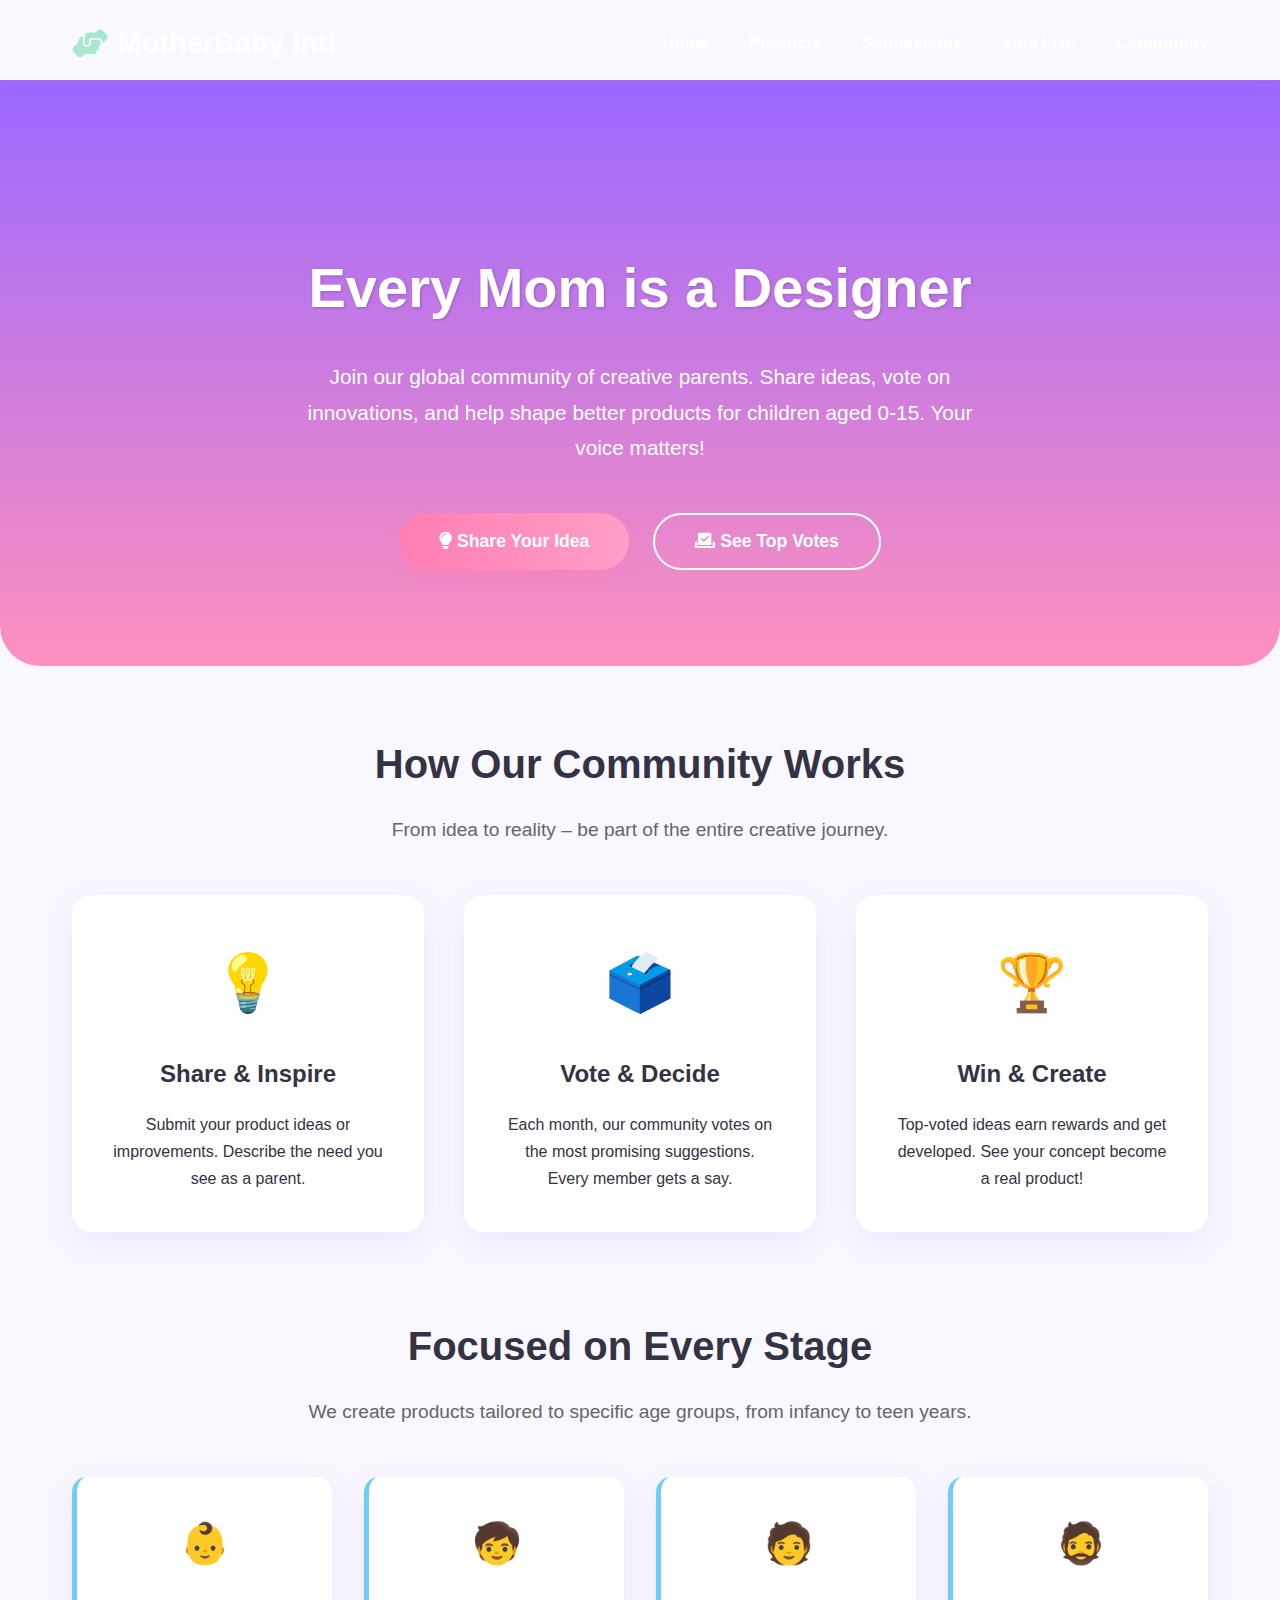
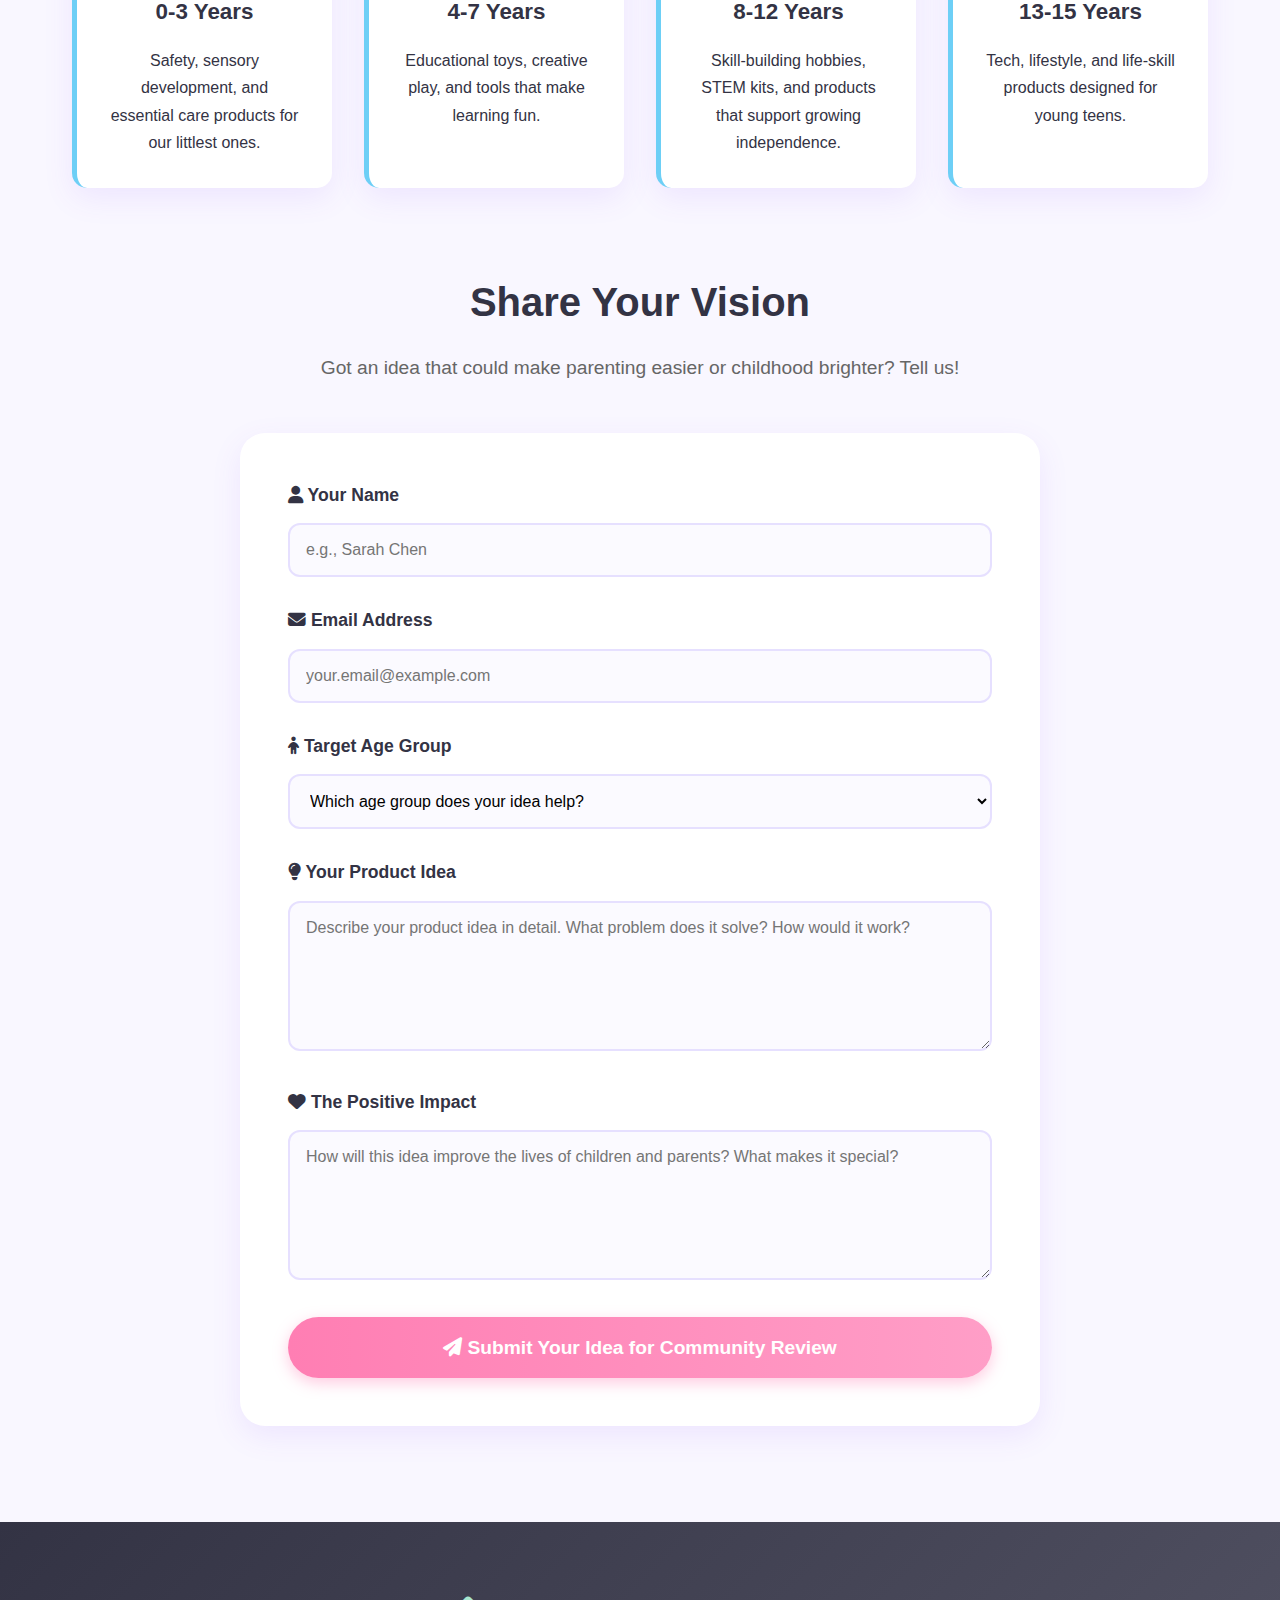
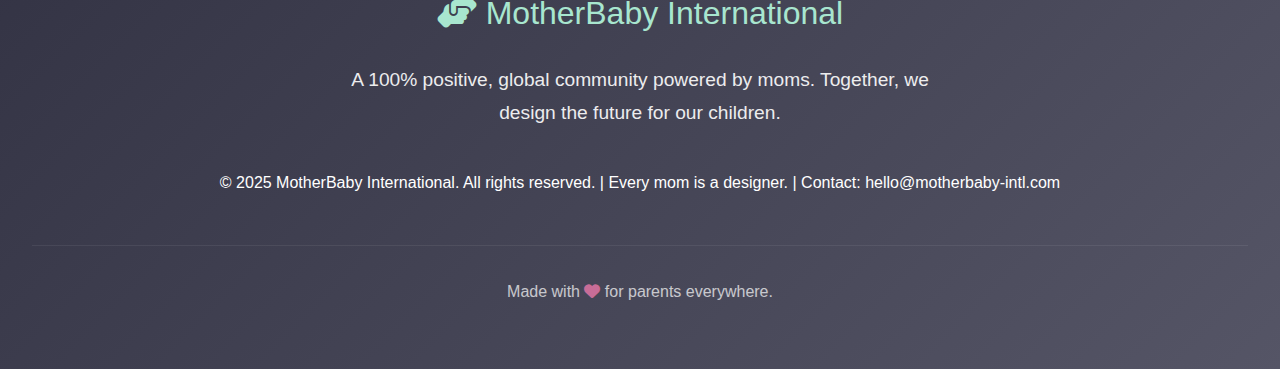
<file: index.html>
<!DOCTYPE html>
<html lang="en">
<head>
    <meta charset="UTF-8">
    <meta name="viewport" content="width=device-width, initial-scale=1.0">
    <title>MotherBaby International - Where Every Mom is a Designer</title>
    <link rel="stylesheet" href="https://cdnjs.cloudflare.com/ajax/libs/font-awesome/6.4.0/css/all.min.css">
    <style>
        :root {
              --primary-pink: #ff7eb3;
            --soft-blue: #6dcff6;
            --soft-green: #a8e6cf;
            --light-bg: #f9f7ff;
            --dark-text: #333344;
            --white: #ffffff;
            --shadow: 0 10px 30px rgba(138, 79, 255, 0.1);
        }
           * { margin: 0; padding: 0; box-sizing: border-box; font-family: 'Segoe UI', Tahoma, Geneva, Verdana, sans-serif; }
        body { background-color: var(--light-bg); color: var(--dark-text); line-height: 1.7; }
        
        /* === 导航栏 - 更现代 === */
        .navbar {
                background: linear-gradient(135deg, var(--primary-purple) 0%, #b381ff 100%);
            padding: 1.2rem 0;
            position: fixed; width: 100%; top: 0; z-index: 1000;
            box-shadow: var(--shadow);
        }
        .nav-container {
            max-width: 1200px; margin: 0 auto; 
            display: flex; justify-content: space-between; align-items: center;
            padding: 0 2rem;
        }
         .logo { color: var(--white); font-size: 1.8rem; font-weight: 800; display: flex; align-items: center; }
        .logo i { margin-right: 10px; color: var(--soft-green); }
        .nav-links { display: flex; list-style: none; gap: 2.5rem; }
        .nav-links a { color: var(--white); text-decoration: none; font-weight: 600; font-size: 1.05rem; padding: 0.5rem 0; position: relative; transition: color 0.3s; }
        .nav-links a:hover { color: var(--soft-green); }
        .nav-links a::after { content: ''; position: absolute; width: 0; height: 3px; background: var(--soft-green); left: 0; bottom: -5px; transition: width 0.3s; }
        .nav-links a:hover::after { width: 100%; }
        
        /* === 英雄区域 - 更吸引人 === */
        .hero {
               background: linear-gradient(rgba(138, 79, 255, 0.85), rgba(255, 126, 179, 0.85)), 
                        url('https://images.unsplash.com/photo-1516627145497-ae695ee7f63d?ixlib=rb-4.0.3&auto=format&fit=crop&w=1920&q=80');
            background-size: cover; background-position: center;
            color: var(--white); text-align: center;
            padding: 10rem 2rem 6rem; margin-top: 80px;
            border-radius: 0 0 40px 40px;
        }
          .hero h1 { font-size: 3.5rem; margin-bottom: 1.5rem; font-weight: 800; text-shadow: 1px 1px 3px rgba(0,0,0,0.2); }
        .hero p { font-size: 1.3rem; max-width: 700px; margin: 0 auto 3rem; font-weight: 300; }
        .hero-buttons { display: flex; gap: 1.5rem; justify-content: center; }
        .cta-button {
            background: linear-gradient(to right, var(--primary-pink), #ff9ec7);
            color: var(--white); padding: 1rem 2.5rem; border: none;
            border-radius: 50px; font-size: 1.1rem; font-weight: 700; cursor: pointer;
            transition: all 0.3s ease; box-shadow: 0 5px 15px rgba(255, 126, 179, 0.4);
        }
         .cta-button:hover { transform: translateY(-5px); box-shadow: 0 8px 20px rgba(255, 126, 179, 0.6); }
        .secondary-button {
            background: transparent; color: var(--white); border: 2px solid var(--white);
            padding: 1rem 2.5rem; border-radius: 50px; font-size: 1.1rem; font-weight: 700; cursor: pointer;
            transition: all 0.3s;
        }
        .secondary-button:hover { background: rgba(255,255,255,0.2); transform: translateY(-3px); }
         /* === 功能卡片 - 更精致 === */
        .container { max-width: 1200px; margin: 4rem auto; padding: 0 2rem; }
        .section-title { text-align: center; margin-bottom: 3.5rem; color: var(--primary-purple); font-size: 2.5rem; font-weight: 800; }
        .section-subtitle { text-align: center; color: #666; font-size: 1.2rem; margin-top: -2.5rem; margin-bottom: 3rem; }
         .features { display: grid; grid-template-columns: repeat(auto-fit, minmax(320px, 1fr)); gap: 2.5rem; margin-bottom: 5rem; }
        .feature-card {
            background: var(--white); padding: 2.5rem; border-radius: 20px; text-align: center;
            box-shadow: var(--shadow); transition: all 0.4s ease; border-top: 5px solid var(--primary-purple);
            position: relative; overflow: hidden;
        }
        .feature-card:hover { transform: translateY(-15px); box-shadow: 0 20px 40px rgba(138, 79, 255, 0.15); }
        .feature-icon { font-size: 3.5rem; margin-bottom: 1.5rem; color: var(--primary-purple); }
        .feature-card h3 { margin-bottom: 1rem; color: var(--dark-text); font-size: 1.5rem; }
        
        /* === 年龄分组 - 更可视化 === */
        .age-groups { display: grid; grid-template-columns: repeat(auto-fit, minmax(250px, 1fr)); gap: 2rem; margin-bottom: 5rem; }
        .age-group {
            background: var(--white); padding: 2rem; border-radius: 15px;
            box-shadow: var(--shadow); text-align: center; transition: transform 0.3s;
            border-left: 5px solid var(--soft-blue);
        }
        .age-group:hover { transform: scale(1.05); }
        .age-group h3 { color: var(--primary-purple); margin-bottom: 1rem; font-size: 1.4rem; }
        .age-icon { font-size: 2.5rem; margin-bottom: 1rem; color: var(--soft-blue); display: block; }
        
        /* === 建议表单 - 更友好 === */
        .suggestion-form-container { background: var(--white); padding: 3rem; border-radius: 25px; box-shadow: var(--shadow); max-width: 800px; margin: 0 auto; }
        .suggestion-form { display: grid; grid-template-columns: 1fr 1fr; gap: 2rem; }
        .form-group { margin-bottom: 1.8rem; }
        .form-group.full-width { grid-column: span 2; }
        .form-group label { display: block; margin-bottom: 0.8rem; font-weight: 600; color: var(--dark-text); font-size: 1.1rem; }
        .form-group input, .form-group textarea, .form-group select {
            width: 100%; padding: 1rem; border: 2px solid #e6e0ff; border-radius: 12px;
            font-size: 1rem; transition: border-color 0.3s; background-color: #fbfaff;
        }
        .form-group input:focus, .form-group textarea:focus, .form-group select:focus {
            outline: none; border-color: var(--primary-purple); background-color: var(--white);
        }
        .form-group textarea { height: 150px; resize: vertical; }
        
        /* === 页脚 - 更完整 === */
        footer {
            background: linear-gradient(135deg, var(--dark-text) 0%, #555566 100%);
            color: var(--white); text-align: center; padding: 4rem 2rem; margin-top: 6rem;
        }
        .footer-logo { font-size: 2rem; margin-bottom: 1.5rem; color: var(--soft-green); }
        .footer-tagline { font-size: 1.2rem; max-width: 600px; margin: 0 auto 2.5rem; opacity: 0.9; }
        .copyright { margin-top: 3rem; padding-top: 2rem; border-top: 1px solid rgba(255,255,255,0.1); opacity: 0.7; }
         /* === 响应式设计 === */
        @media (max-width: 768px) {
            .nav-links { gap: 1.2rem; }
            .hero h1 { font-size: 2.5rem; }
            .hero-buttons { flex-direction: column; align-items: center; }
            .suggestion-form { grid-template-columns: 1fr; }
            .form-group.full-width { grid-column: span 1; }
            .features, .age-groups { grid-template-columns: 1fr; }
        }
    </style>
</head>
<body>
    <!-- 导航栏 -->
    <nav class="navbar">
        <div class="nav-container">
            <div class="logo"><i class="fas fa-hands-helping"></i> MotherBaby Intl</div>
            <ul class="nav-links">
                <li><a href="#home">Home</a></li>
                <li><a href="#products">Products</a></li>
                <li><a href="#suggestions">Suggestions</a></li>
                <li><a href="#vote">Vote <span class="vote-badge">Live</span></a></li>
                <li><a href="#community">Community</a></li>
            </ul>
        </div>
    </nav>
     <!-- 英雄/欢迎区域 -->
    <section class="hero" id="home">
        <h1>Every Mom is a Designer</h1>
        <p>Join our global community of creative parents. Share ideas, vote on innovations, and help shape better products for children aged 0-15. Your voice matters!</p>
        <div class="hero-buttons">
            <button class="cta-button" onclick="scrollToSection('suggestions')"><i class="fas fa-lightbulb"></i> Share Your Idea</button>
            <button class="secondary-button" onclick="scrollToSection('vote')"><i class="fas fa-vote-yea"></i> See Top Votes</button>
        </div>
    </section>
    <!-- 核心功能 -->
    <section class="container">
        <h2 class="section-title">How Our Community Works</h2>
        <p class="section-subtitle">From idea to reality – be part of the entire creative journey.</p>
        <div class="features">
            <div class="feature-card">
                <div class="feature-icon">💡</div>
                <h3>Share & Inspire</h3>
                <p>Submit your product ideas or improvements. Describe the need you see as a parent.</p>
            </div>
            <div class="feature-card">
                <div class="feature-icon">🗳️</div>
                <h3>Vote & Decide</h3>
                <p>Each month, our community votes on the most promising suggestions. Every member gets a say.</p>
            </div>
            <div class="feature-card">
                <div class="feature-icon">🏆</div>
                <h3>Win & Create</h3>
                <p>Top-voted ideas earn rewards and get developed. See your concept become a real product!</p>
            </div>
        </div>
        <!-- 年龄分组 -->
        <h2 class="section-title">Focused on Every Stage</h2>
        <p class="section-subtitle">We create products tailored to specific age groups, from infancy to teen years.</p>
        <div class="age-groups">
            <div class="age-group">
                <span class="age-icon">👶</span>
                <h3>0-3 Years</h3>
                <p>Safety, sensory development, and essential care products for our littlest ones.</p>
            </div>
            <div class="age-group">
                <span class="age-icon">🧒</span>
                <h3>4-7 Years</h3>
                <p>Educational toys, creative play, and tools that make learning fun.</p>
            </div>
            <div class="age-group">
                <span class="age-icon">🧑</span>
                <h3>8-12 Years</h3>
                <p>Skill-building hobbies, STEM kits, and products that support growing independence.</p>
            </div>
            <div class="age-group">
                <span class="age-icon">🧔</span>
                <h3>13-15 Years</h3>
                <p>Tech, lifestyle, and life-skill products designed for young teens.</p>
            </div>
        </div>
         <!-- 建议表单 -->
        <h2 class="section-title" id="suggestions">Share Your Vision</h2>
        <p class="section-subtitle">Got an idea that could make parenting easier or childhood brighter? Tell us!</p>
        <div class="suggestion-form-container">
            <form id="suggestionForm">
                <div class="form-group">
                    <label for="name"><i class="fas fa-user"></i> Your Name</label>
                    <input type="text" id="name" name="name" placeholder="e.g., Sarah Chen" required>
                </div>
                <div class="form-group">
                    <label for="email"><i class="fas fa-envelope"></i> Email Address</label>
                    <input type="email" id="email" name="email" placeholder="your.email@example.com" required>
                </div>
                <div class="form-group">
                    <label for="ageGroup"><i class="fas fa-child"></i> Target Age Group</label>
                    <select id="ageGroup" name="ageGroup" required>
                        <option value="">Which age group does your idea help?</option>
                        <option value="0-3">0-3 Years (Infants & Toddlers)</option>
                        <option value="4-7">4-7 Years (Preschool & Early School)</option>
                        <option value="8-12">8-12 Years (School Age)</option>
                        <option value="13-15">13-15 Years (Teens)</option>
                    </select>
                </div>
                <div class="form-group full-width">
                    <label for="suggestion"><i class="fas fa-lightbulb"></i> Your Product Idea</label>
                    <textarea id="suggestion" name="suggestion" placeholder="Describe your product idea in detail. What problem does it solve? How would it work?" required></textarea>
                </div>
                <div class="form-group full-width">
                    <label for="improvement"><i class="fas fa-heart"></i> The Positive Impact</label>
                    <textarea id="improvement" name="improvement" placeholder="How will this idea improve the lives of children and parents? What makes it special?" required></textarea>
                </div>
                <button type="submit" class="cta-button" style="width: 100%; padding: 1.2rem; font-size: 1.2rem;">
                    <i class="fas fa-paper-plane"></i> Submit Your Idea for Community Review
                </button>
            </form>
        </div>
    </section>
    <footer>
        <div class="footer-logo"><i class="fas fa-hands-helping"></i> MotherBaby International</div>
        <p class="footer-tagline">A 100% positive, global community powered by moms. Together, we design the future for our children.</p>
        <p>© 2025 MotherBaby International. All rights reserved. | Every mom is a designer. | Contact: hello@motherbaby-intl.com</p>
        <div class="copyright">
            Made with <i class="fas fa-heart" style="color:#ff7eb3;"></i> for parents everywhere.
        </div>
    </footer>
    <script>
        // 平滑滚动
        function scrollToSection(sectionId) {
            const element = document.getElementById(sectionId);
            if (element) {
                const offsetTop = element.offsetTop - 100;
                window.scrollTo({ top: offsetTop, behavior: 'smooth' });
            }
        }
        // 表单提交处理（增强版）
        document.getElementById('suggestionForm').addEventListener('submit', function(e) {
            e.preventDefault();
            const userName = document.getElementById('name').value || 'valued member';
            // 更生动的成功消息
            alert(`🎉 Amazing idea, ${userName}! Thank you for sharing your creativity with the MotherBaby community. Your suggestion has been submitted and will enter our monthly voting round. Good luck!`);
            // 重置表单
            this.reset();
            // 可选：滚动到顶部
            scrollToSection('home');
        });
        // 导航栏滚动效果
        window.addEventListener('scroll', function() {
            const navbar = document.querySelector('.navbar');
            if (window.scrollY > 150) {
                navbar.style.boxShadow = '0 10px 30px rgba(0,0,0,0.15)';
                navbar.style.padding = '0.8rem 0';
            } else {
                navbar.style.boxShadow = 'var(--shadow)';
                navbar.style.padding = '1.2rem 0';
            }
        });
        // 为所有导航链接添加平滑滚动
        document.querySelectorAll('.nav-links a[href^="#"]').forEach(anchor => {
            anchor.addEventListener('click', function(e) {
                e.preventDefault();
                const targetId = this.getAttribute('href');
                if(targetId === '#') return;
                scrollToSection(targetId.substring(1));
            });
        });
    </script>
</body>
</html>
</file>
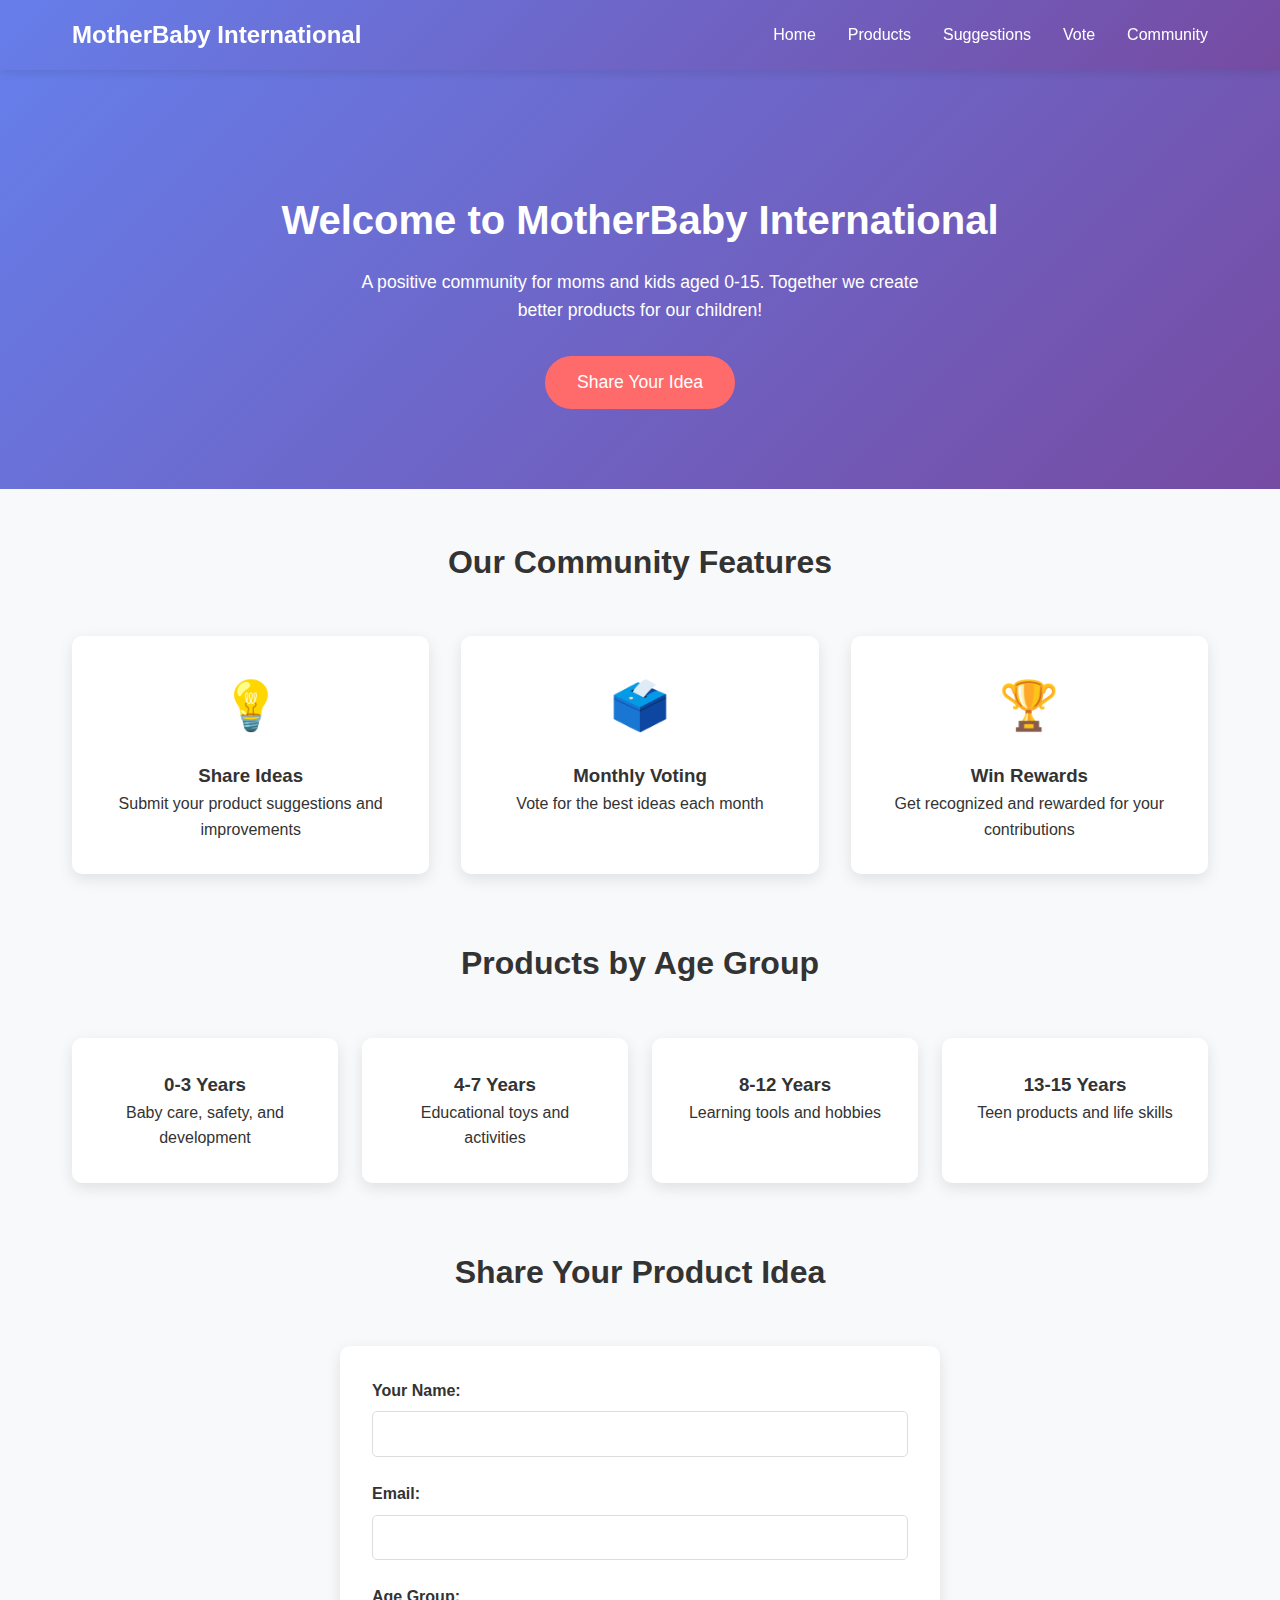
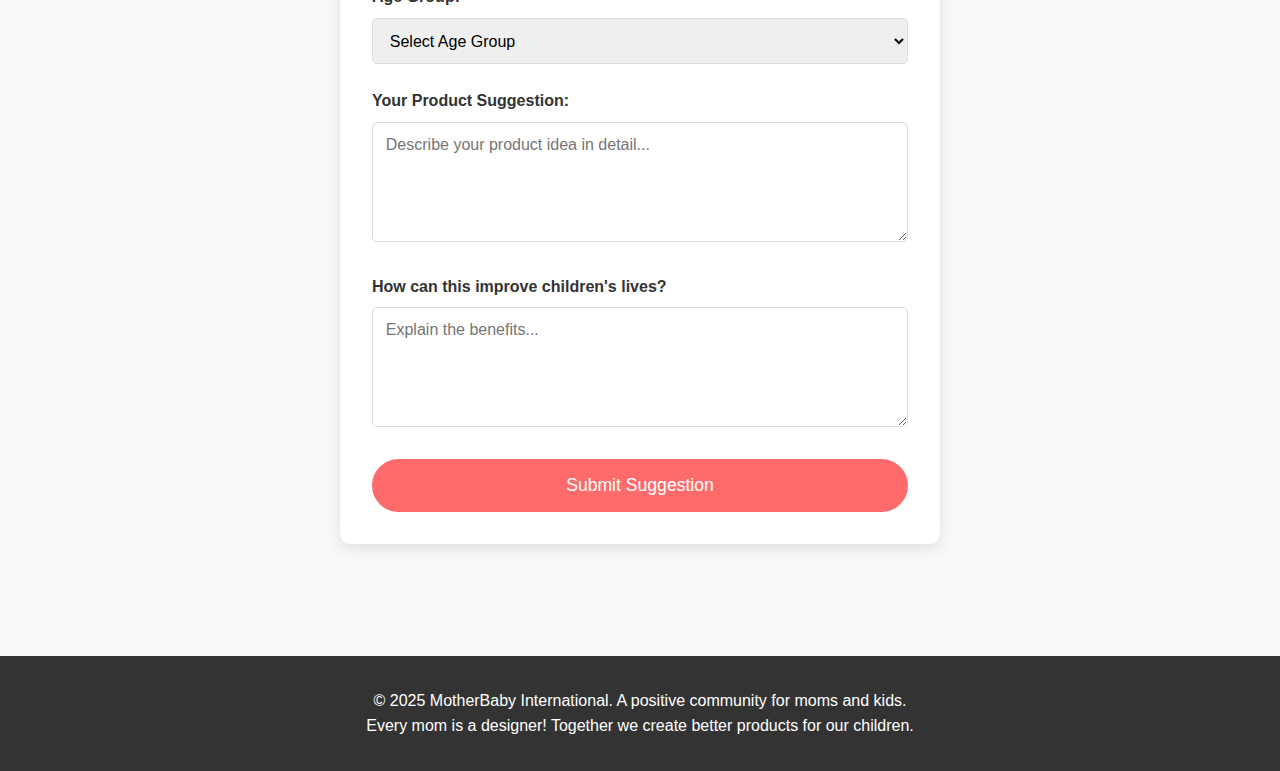
<file: 新建文件夹/index.html>
<!DOCTYPE html>
<html lang="en">
<head>
    <meta charset="UTF-8">
    <meta name="viewport" content="width=device-width, initial-scale=1.0">
    <title>MotherBaby International - For Moms and Kids 0-15</title>
    <link rel="stylesheet" href="style.css">
</head>
<body>
    <nav class="navbar">
        <div class="nav-container">
            <div class="logo">MotherBaby International</div>
            <ul class="nav-links">
                <li><a href="#home">Home</a></li>
                <li><a href="#products">Products</a></li>
                <li><a href="#suggestions">Suggestions</a></li>
                <li><a href="#vote">Vote</a></li>
                <li><a href="#community">Community</a></li>
            </ul>
        </div>
    </nav>

    <section class="hero" id="home">
        <div class="hero-content">
            <h1>Welcome to MotherBaby International</h1>
            <p>A positive community for moms and kids aged 0-15. Together we create better products for our children!</p>
            <button class="cta-button" onclick="scrollToSection('suggestions')">Share Your Idea</button>
        </div>
    </section>

    <section class="container">
        <h2 class="section-title">Our Community Features</h2>
        <div class="features">
            <div class="feature-card">
                <div class="feature-icon">💡</div>
                <h3>Share Ideas</h3>
                <p>Submit your product suggestions and improvements</p>
            </div>
            <div class="feature-card">
                <div class="feature-icon">🗳️</div>
                <h3>Monthly Voting</h3>
                <p>Vote for the best ideas each month</p>
            </div>
            <div class="feature-card">
                <div class="feature-icon">🏆</div>
                <h3>Win Rewards</h3>
                <p>Get recognized and rewarded for your contributions</p>
            </div>
        </div>

        <h2 class="section-title">Products by Age Group</h2>
        <div class="age-groups">
            <div class="age-group">
                <h3>0-3 Years</h3>
                <p>Baby care, safety, and development</p>
            </div>
            <div class="age-group">
                <h3>4-7 Years</h3>
                <p>Educational toys and activities</p>
            </div>
            <div class="age-group">
                <h3>8-12 Years</h3>
                <p>Learning tools and hobbies</p>
            </div>
            <div class="age-group">
                <h3>13-15 Years</h3>
                <p>Teen products and life skills</p>
            </div>
        </div>

        <h2 class="section-title" id="suggestions">Share Your Product Idea</h2>
        <div class="suggestion-form">
            <form id="suggestionForm">
                <div class="form-group">
                    <label for="name">Your Name:</label>
                    <input type="text" id="name" name="name" required>
                </div>
                <div class="form-group">
                    <label for="email">Email:</label>
                    <input type="email" id="email" name="email" required>
                </div>
                <div class="form-group">
                    <label for="ageGroup">Age Group:</label>
                    <select id="ageGroup" name="ageGroup" required>
                        <option value="">Select Age Group</option>
                        <option value="0-3">0-3 Years</option>
                        <option value="4-7">4-7 Years</option>
                        <option value="8-12">8-12 Years</option>
                        <option value="13-15">13-15 Years</option>
                    </select>
                </div>
                <div class="form-group">
                    <label for="suggestion">Your Product Suggestion:</label>
                    <textarea id="suggestion" name="suggestion" placeholder="Describe your product idea in detail..." required></textarea>
                </div>
                <div class="form-group">
                    <label for="improvement">How can this improve children's lives?</label>
                    <textarea id="improvement" name="improvement" placeholder="Explain the benefits..." required></textarea>
                </div>
                <button type="submit" class="cta-button" style="width: 100%;">Submit Suggestion</button>
            </form>
        </div>
    </section>

    <footer>
        <p>&copy; 2025 MotherBaby International. A positive community for moms and kids.</p>
        <p>Every mom is a designer! Together we create better products for our children.</p>
    </footer>

    <script src="script.js"></script>
</body>
</html>
</file>
<file: 新建文件夹/style.css>
* {
    margin: 0;
    padding: 0;
    box-sizing: border-box;
    font-family: 'Arial', sans-serif;
}

body {
    background-color: #f8f9fa;
    color: #333;
    line-height: 1.6;
}

.navbar {
    background: linear-gradient(135deg, #667eea 0%, #764ba2 100%);
    padding: 1rem 0;
    box-shadow: 0 2px 10px rgba(0,0,0,0.1);
    position: fixed;
    width: 100%;
    top: 0;
    z-index: 1000;
}

.nav-container {
    max-width: 1200px;
    margin: 0 auto;
    display: flex;
    justify-content: space-between;
    align-items: center;
    padding: 0 2rem;
}

.logo {
    color: white;
    font-size: 1.5rem;
    font-weight: bold;
}

.nav-links {
    display: flex;
    list-style: none;
    gap: 2rem;
}

.nav-links a {
    color: white;
    text-decoration: none;
    font-weight: 500;
    transition: opacity 0.3s;
}

.nav-links a:hover {
    opacity: 0.8;
}

.hero {
    background: linear-gradient(135deg, #667eea 0%, #764ba2 100%);
    color: white;
    text-align: center;
    padding: 8rem 2rem 5rem;
    margin-top: 60px;
}

.hero-content h1 {
    font-size: 2.5rem;
    margin-bottom: 1rem;
}

.hero-content p {
    font-size: 1.1rem;
    max-width: 600px;
    margin: 0 auto 2rem;
}

.cta-button {
    background: #ff6b6b;
    color: white;
    padding: 1rem 2rem;
    border: none;
    border-radius: 50px;
    font-size: 1.1rem;
    cursor: pointer;
    transition: transform 0.3s;
}

.cta-button:hover {
    transform: translateY(-2px);
}

.container {
    max-width: 1200px;
    margin: 0 auto;
    padding: 3rem 2rem;
}

.section-title {
    text-align: center;
    margin-bottom: 3rem;
    color: #333;
    font-size: 2rem;
}

.features {
    display: grid;
    grid-template-columns: repeat(auto-fit, minmax(280px, 1fr));
    gap: 2rem;
    margin-bottom: 4rem;
}

.feature-card {
    background: white;
    padding: 2rem;
    border-radius: 10px;
    box-shadow: 0 5px 15px rgba(0,0,0,0.1);
    text-align: center;
    transition: transform 0.3s;
}

.feature-card:hover {
    transform: translateY(-5px);
}

.feature-icon {
    font-size: 3rem;
    margin-bottom: 1rem;
}

.age-groups {
    display: grid;
    grid-template-columns: repeat(auto-fit, minmax(250px, 1fr));
    gap: 1.5rem;
    margin-bottom: 4rem;
}

.age-group {
    background: white;
    padding: 2rem;
    border-radius: 10px;
    text-align: center;
    box-shadow: 0 5px 15px rgba(0,0,0,0.1);
}

.suggestion-form {
    background: white;
    padding: 2rem;
    border-radius: 10px;
    box-shadow: 0 5px 15px rgba(0,0,0,0.1);
    max-width: 600px;
    margin: 0 auto;
}

.form-group {
    margin-bottom: 1.5rem;
}

.form-group label {
    display: block;
    margin-bottom: 0.5rem;
    font-weight: bold;
}

.form-group input,
.form-group textarea,
.form-group select {
    width: 100%;
    padding: 0.8rem;
    border: 1px solid #ddd;
    border-radius: 5px;
    font-size: 1rem;
}

.form-group textarea {
    height: 120px;
    resize: vertical;
}

footer {
    background: #333;
    color: white;
    text-align: center;
    padding: 2rem;
    margin-top: 4rem;
}

@media (max-width: 768px) {
    .nav-container {
        flex-direction: column;
        gap: 1rem;
    }
    
    .nav-links {
        gap: 1rem;
    }
    
    .hero-content h1 {
        font-size: 2rem;
    }
}
</file>
